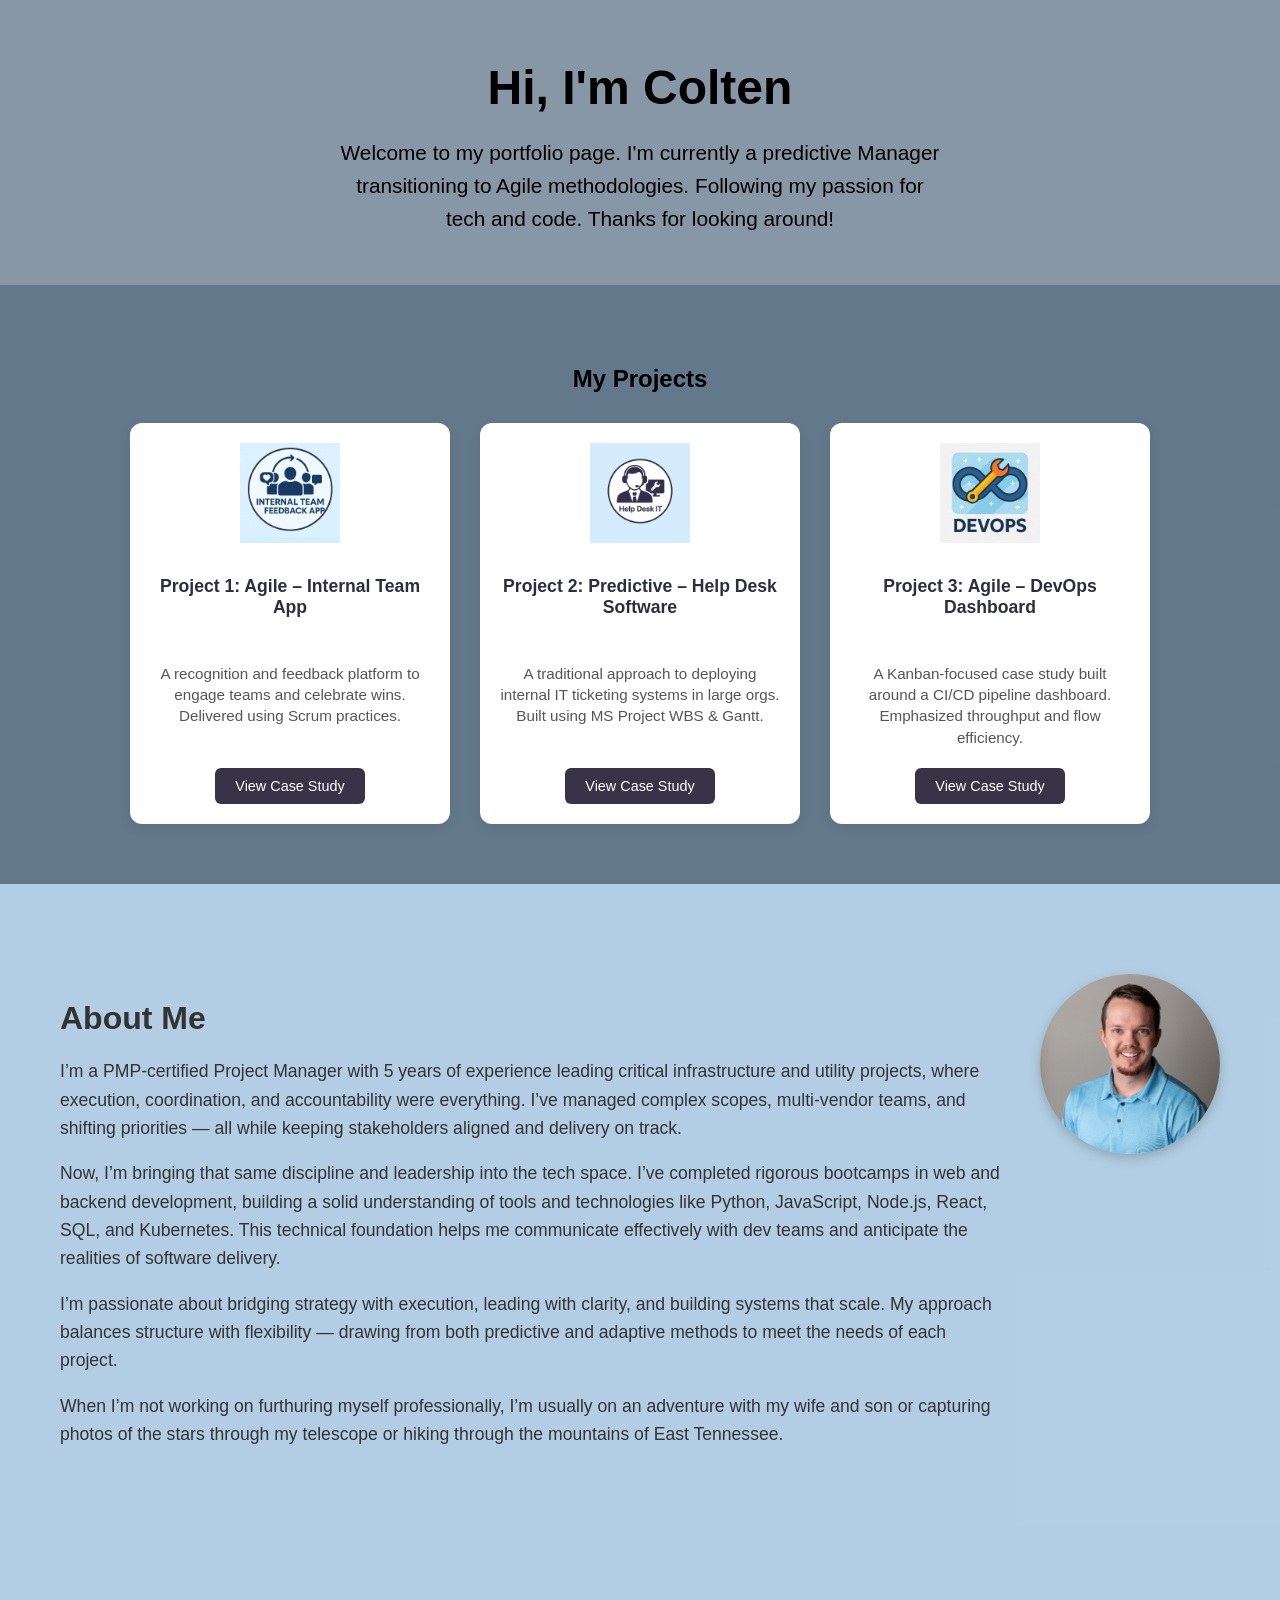
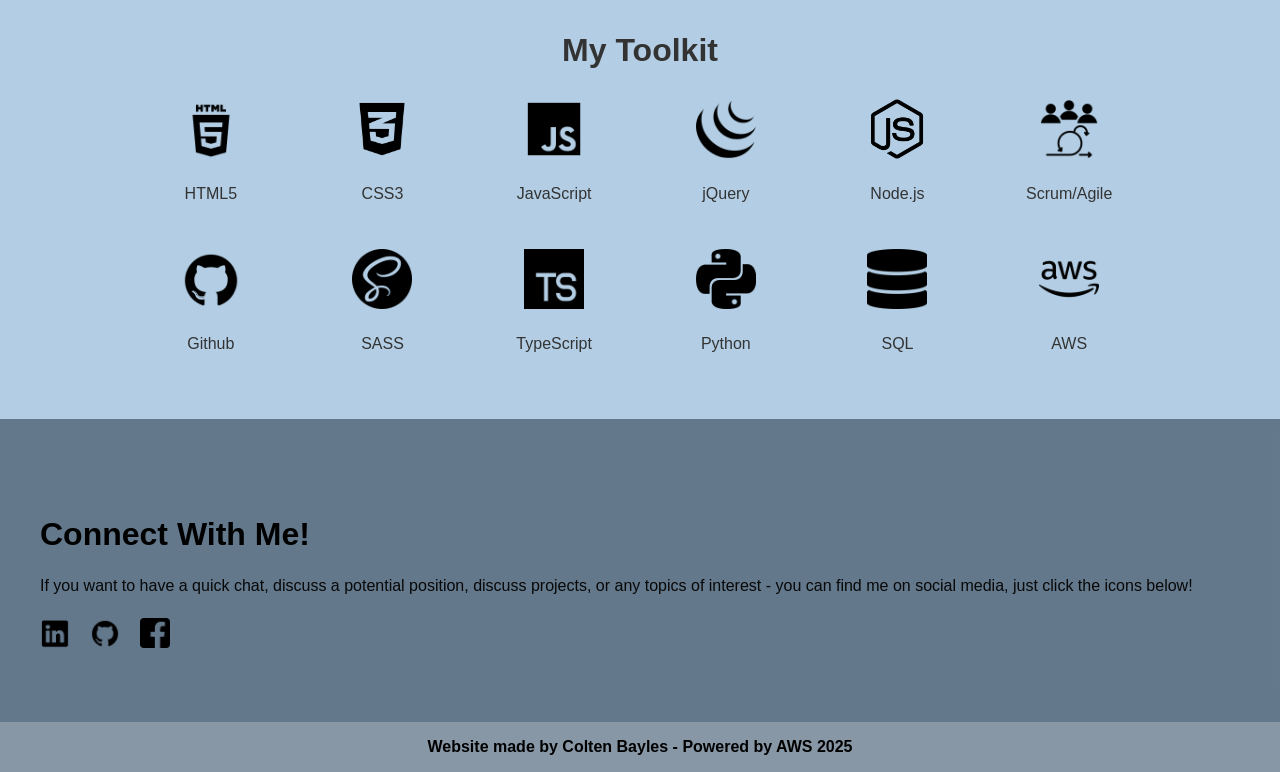
<file: index.html>
<!DOCTYPE html>
<html lang="en">
<head>
    <meta charset="UTF-8">
    <meta name="viewport" content="width=device-width, initial-scale=1.0">
    <link rel="stylesheet" href="style.css">
    <title>Portfolio</title>
</head>
<body>
    <header>
        <section class="hero">
            <div class="hero-content">
              <h1>Hi, I'm Colten</h1>
              <p>
                Welcome to my portfolio page. I'm currently a predictive Manager transitioning to Agile methodologies. Following my passion for tech and code. Thanks for looking around! 
              </p>
            </div>
          </section>
    </header>
    <main>
        <section id="projects" class="projects-section">
            <h2>My Projects</h2>
            <div class="project-grid">            
              
              <div class="project-card">
                <img src="static/project1.png" alt="Internal Team Feedback App" />
                <h3 class="project-title">Project 1: Agile – Internal Team App</h3>
                <p class="project-description">A recognition and feedback platform to engage teams and celebrate wins. Delivered using Scrum practices.</p>
                <a href="/projects/project1.html" class="btn project-button">View Case Study</a>
              </div>
          
              <div class="project-card">
                <img src="static/project2.png" alt="Help Desk Software" />
                <h3 class="project-title">Project 2: Predictive – Help Desk Software</h3>
                <p class="project-description">A traditional approach to deploying internal IT ticketing systems in large orgs. Built using MS Project WBS & Gantt.</p>
                <a href="/projects/project2.html" class="btn project-button">View Case Study</a>
              </div>
          
              <div class="project-card">
                <img src="static/project3.png" alt="DevOps Dashboard" />
                <h3 class="project-title">Project 3: Agile – DevOps Dashboard</h3>
                <p class="project-description">A Kanban-focused case study built around a CI/CD pipeline dashboard. Emphasized throughput and flow efficiency.</p>
                <a href="/projects/project3.html" class="btn project-button">View Case Study</a>
              </div>
          
              <!-- <div class="project-card">
                <img src="static/project4.png" alt="Coming Soon" />
                <h3 class="project-title">Project 4: Agile – Customer Portal Redesign</h3>
                <p class="project-description">A Product Owner–focused case study around revamping a B2B customer portal. Includes backlog grooming, user story writing, acceptance criteria, and prioritization using MoSCoW and RICE techniques.</p>
                <span class="btn disabled project-button">Coming Soon</span>
              </div> -->

            </div>
          </section>                 
        <section id="about-me">
            <div class="about-container">
                <div class="about-text">
                    <h2>About Me</h2>
                    <p>
                      I’m a PMP-certified Project Manager with 5 years of experience leading critical infrastructure and utility projects, where execution, coordination, and accountability were everything. I’ve managed complex scopes, multi-vendor teams, and shifting priorities — all while keeping stakeholders aligned and delivery on track.
                    </p>
                    <p>
                      Now, I’m bringing that same discipline and leadership into the tech space. I’ve completed rigorous bootcamps in web and backend development, building a solid understanding of tools and technologies like Python, JavaScript, Node.js, React, SQL, and Kubernetes. This technical foundation helps me communicate effectively with dev teams and anticipate the realities of software delivery.
                    </p>
                    <p>
                      I’m passionate about bridging strategy with execution, leading with clarity, and building systems that scale. My approach balances structure with flexibility — drawing from both predictive and adaptive methods to meet the needs of each project.
                    </p>
                    <p>
                      When I’m not working on furthuring myself professionally, I’m usually on an adventure with my wife and son or capturing photos of the stars through my telescope or hiking through the mountains of East Tennessee.
                    </p>
                </div>
                <div class="about-photo">
                    <img src="static/me.jpeg" alt="Photo of Me">
                </div>
            </div>
        </section>
        <section id="my-toolkit">
            <h2>My Toolkit</h2>
            <div class="skills-grid">
                <div class="skill">
                    <img src="static/html5.png" alt="HTML5">
                    <p>HTML5</p>
                </div>
                <div class="skill">
                    <img src="static/css3.png" alt="CSS3">
                    <p>CSS3</p>
                </div>
                <div class="skill">
                    <img src="static/javascript.png" alt="JavaScript">
                    <p>JavaScript</p>
                </div>
                <div class="skill">
                    <img src="static/jquery.png" alt="jQuery">
                    <p>jQuery</p>
                </div>
                <div class="skill">
                    <img src="static/nodejs.png" alt="Node.js">
                    <p>Node.js</p>
                </div>
                <div class="skill">
                    <img src="static/scrum.png" alt="Scrum/Agile">
                    <p>Scrum/Agile</p>
                </div>
                <div class="skill">
                    <img src="static/github.png" alt="Github">
                    <p>Github</p>
                </div>
                <div class="skill">
                    <img src="static/sass.png" alt="SASS">
                    <p>SASS</p>
                </div>
                <div class="skill">
                    <img src="static/typescript.png" alt="TypeScript">
                    <p>TypeScript</p>
                </div>
                <div class="skill">
                    <img src="static/python.png" alt="Python">
                    <p>Python</p>
                </div>
                <div class="skill">
                    <img src="static/sql.webp" alt="SQL">
                    <p>SQL</p>
                </div>
                <div class="skill">
                    <img src="static/aws.png" alt="AWS">
                    <p>AWS</p>
                </div>
            </div>
        </section>
        <section id="contact-me">
            <div class="contact-container">
                <!-- Contact Info and Social Icons on the Left -->
                <div class="contact-info">
                    <h2>Connect With Me!</h2>
                    <p>If you want to have a quick chat, discuss a potential position, discuss projects, or any topics of interest - 
                    you can find me on social media, just click the icons below!</p>
                    <div class="social-icons">
                        <a href="https://www.linkedin.com/in/colten-bayles001/" target="_blank">
                            <img src="static/linkedin.png" alt="LinkedIn">
                        </a>
                        <a href="https://github.com/davittio-l" target="_blank">
                            <img src="static/github.png" alt="GitHub">
                        </a>
                        <a href="https://www.facebook.com/colten.bayles/" target="_blank">
                            <img src="static/facebook.png" alt="Facebook">
                        </a>
                    </div>
                </div>

<!-- <div class="contact-form">
    <form id="contact-form">
      <input type="text" name="name" placeholder="name" required>
      <input type="email" name="email" placeholder="email" required>
      <textarea name="message" placeholder="message" required></textarea>
      <button type="submit">Send Message</button>
    </form>
  </div>         -->
    </main>
    <footer class="site-footer"></footer>
        <p><b>Website made by Colten Bayles - Powered by AWS 2025</b></p>
    </footer>
<script src="script.js"></script>
</body>
</html>
</file>
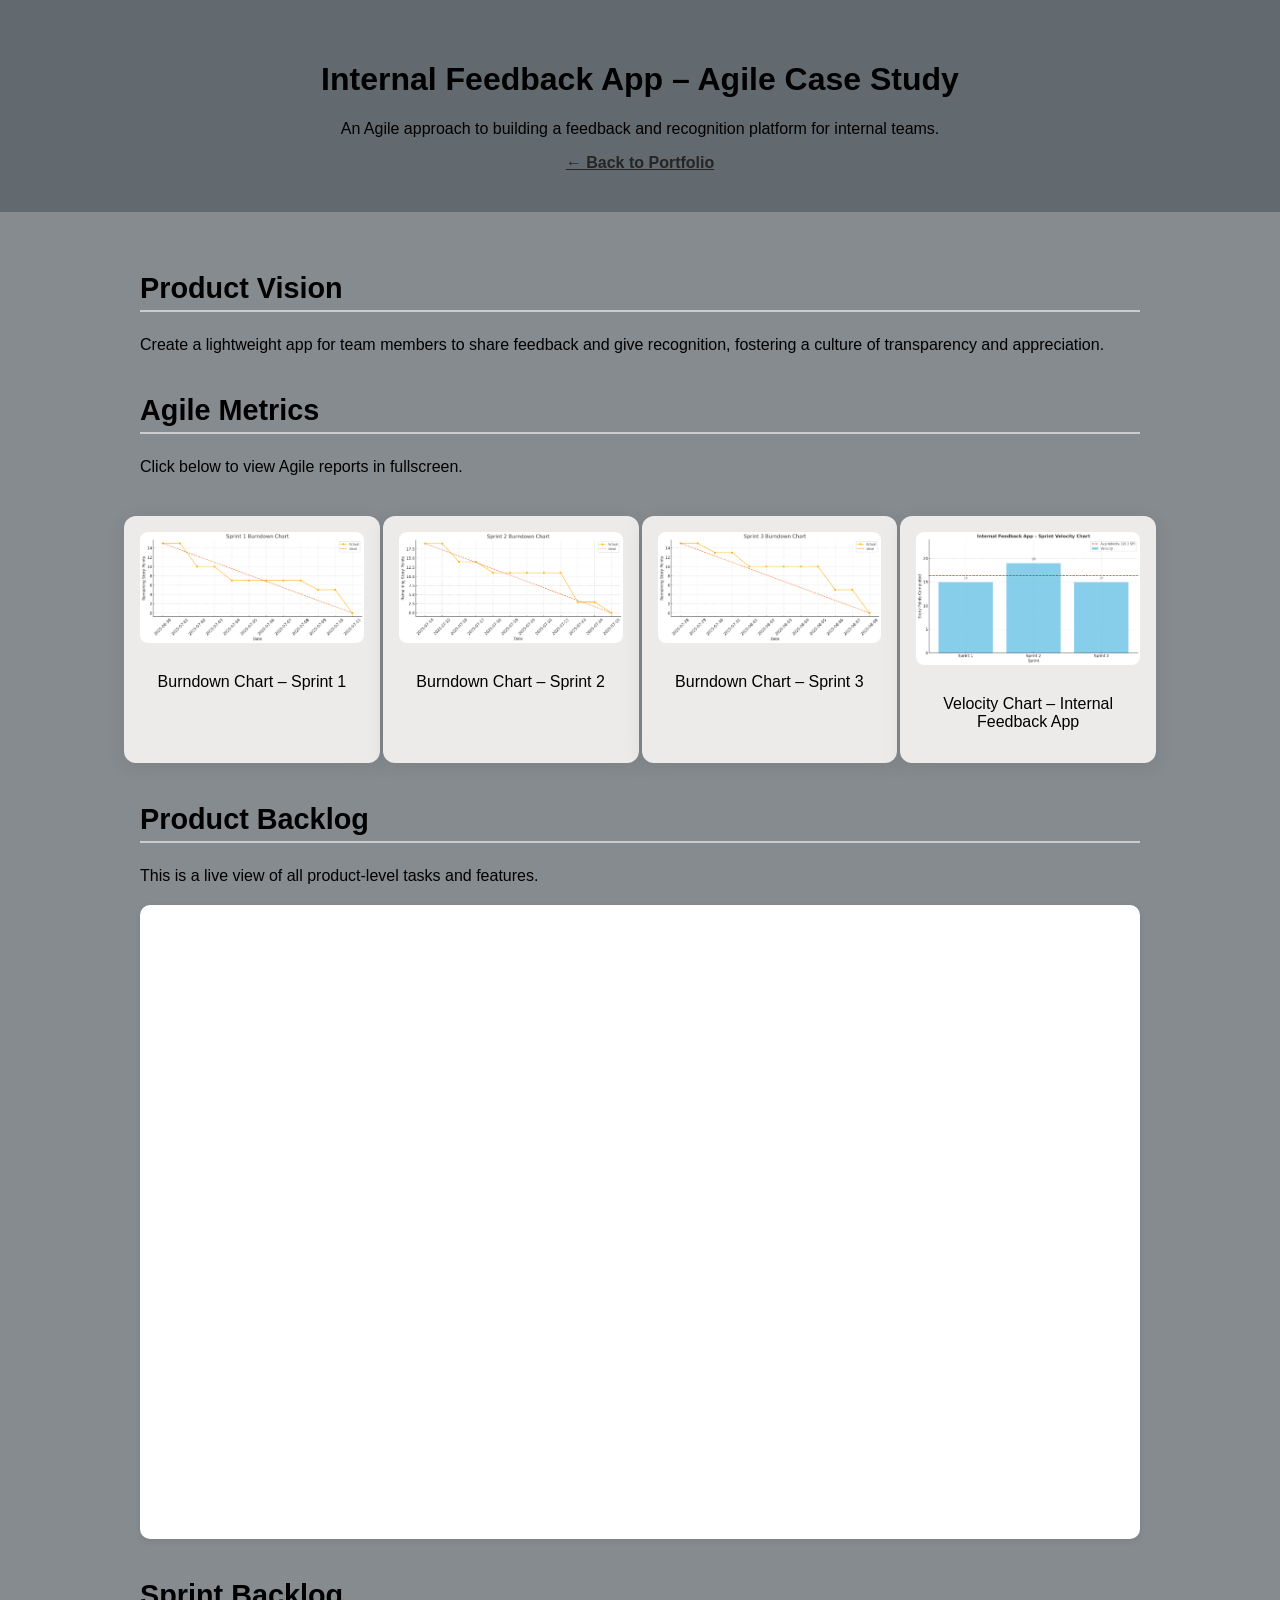
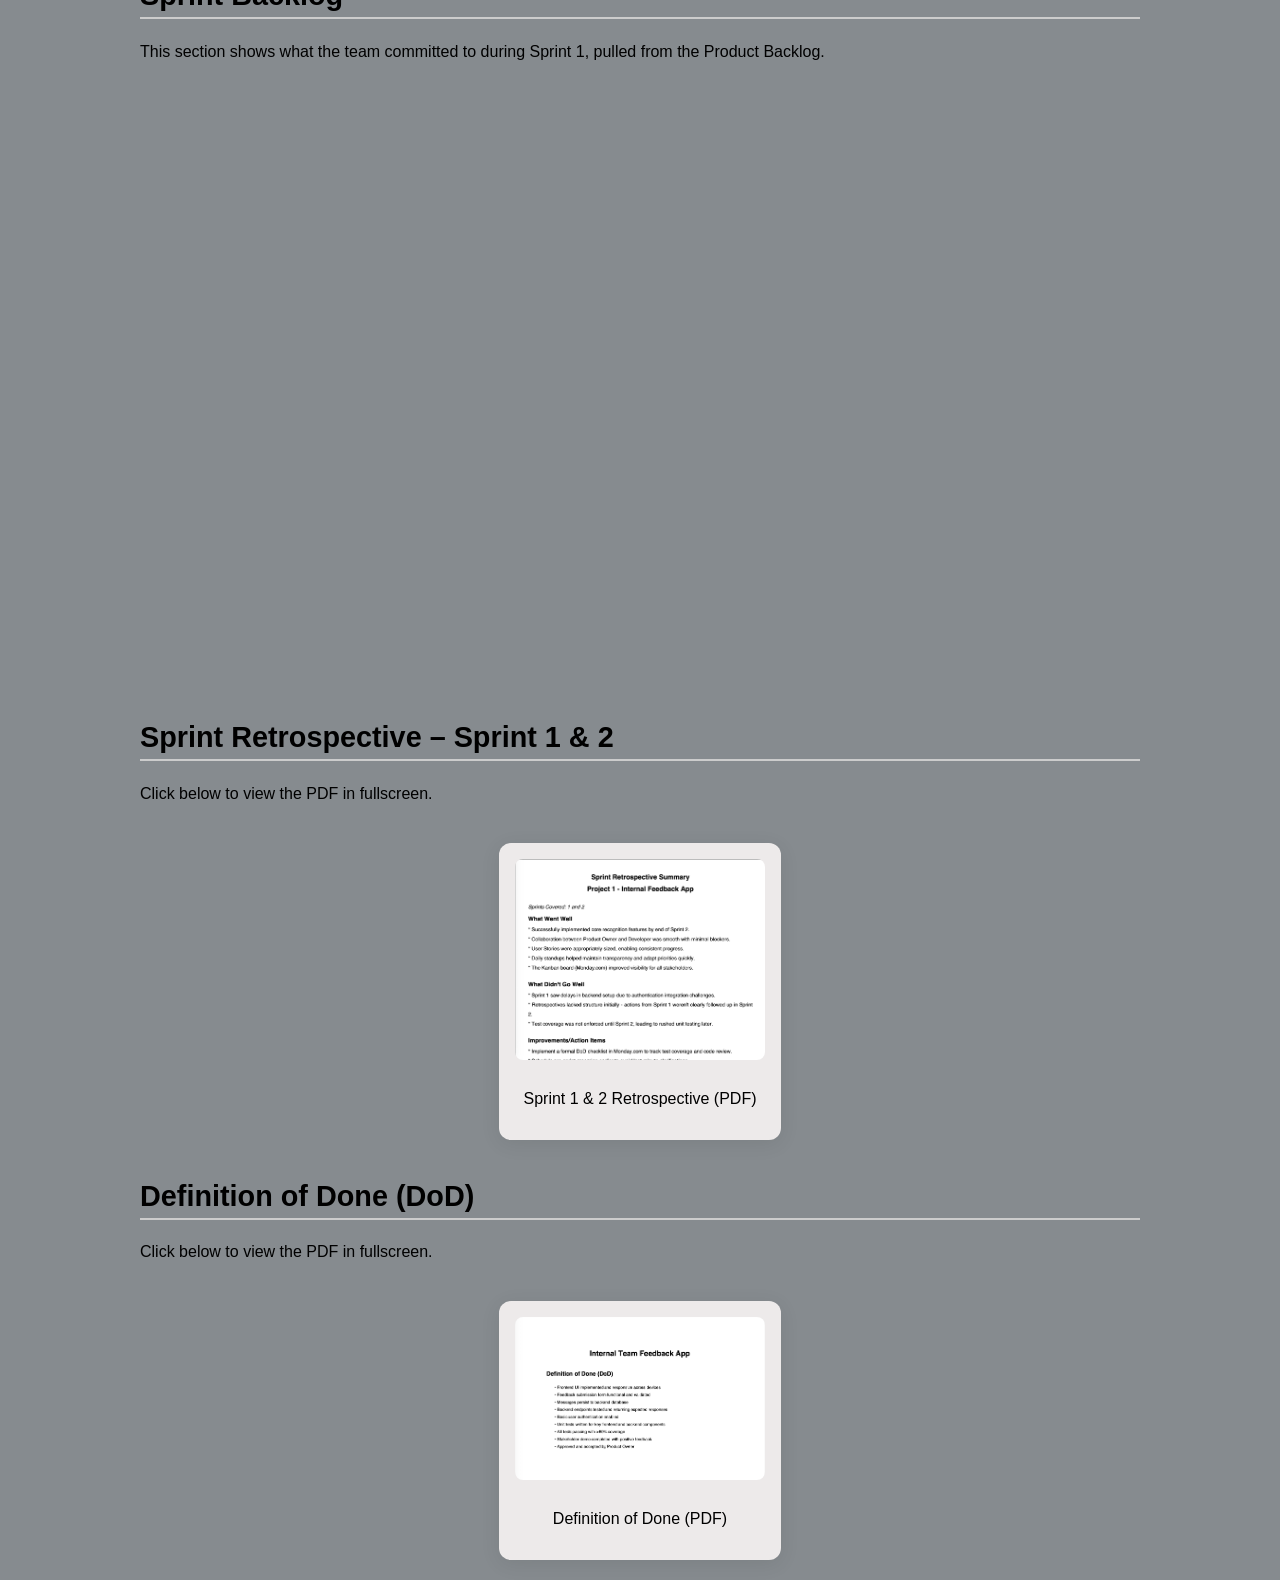
<file: projects/project1.html>
<!DOCTYPE html>
<html lang="en">
<head>
  <meta charset="UTF-8" />
  <meta name="viewport" content="width=device-width, initial-scale=1.0"/>
  <title>Internal Feedback App – Agile Case Study</title>
  <link rel="stylesheet" href="../project1.css" />
</head>
<body>
  <header style="text-align:center; padding: 40px 20px;">
    <h1>Internal Feedback App – Agile Case Study</h1>
    <p>An Agile approach to building a feedback and recognition platform for internal teams.</p>
    <a href="../index.html" style="color:#242525; font-weight: bold;">← Back to Portfolio</a>
  </header>

  <main style="max-width: 1000px; margin: 0 auto; padding: 20px;">
    <section>
      <h2>Product Vision</h2>
      <p>
        Create a lightweight app for team members to share feedback and give recognition, fostering a culture of transparency and appreciation.
      </p>
    </section>

    <section id="agile-metrics">
      <h2>Agile Metrics</h2>
      <p>Click below to view Agile reports in fullscreen.</p>
    
      <div class="pdf-grid">
        <div class="pdf-card" onclick="openPdf('../static/BurndownS1_P1.pdf')">
          <img src="../static/BurndownS1_P1.png" alt="Sprint 1 Burndown" class="pdf-thumbnail">
          <p>Burndown Chart – Sprint 1</p>
        </div>
    
        <div class="pdf-card" onclick="openPdf('../static/BurndownS2_P1.pdf')">
          <img src="../static/BurndownS2_P1.png" alt="Sprint 2 Burndown" class="pdf-thumbnail">
          <p>Burndown Chart – Sprint 2</p>
        </div>
    
        <div class="pdf-card" onclick="openPdf('../static/BurndownS3_P1.pdf')">
          <img src="../static/BurndownS3_P1.png" alt="Sprint 3 Burndown" class="pdf-thumbnail">
          <p>Burndown Chart – Sprint 3</p>
        </div>
    
        <div class="pdf-card" onclick="openPdf('../static/Velocity_P1.pdf')">
          <img src="../static/Velocity_P1.png" alt="Velocity Chart" class="pdf-thumbnail">
          <p>Velocity Chart – Internal Feedback App</p>
        </div>
      </div>
    </section>


    <div class="monday-section">
      <h2>Product Backlog</h2>
      <p>This is a live view of all product-level tasks and features.</p>
      <div class="embed-wrapper">
        <iframe 
        width="100%" 
        height="600" 
        style="border: none;" 
        src="https://view.monday.com/embed/9733482366-9979191ebc06d4a435730194e35f6790?r=use1" width=770 height=500 style="border: 0; box-shadow: 5px 5px 56px 0px rgba(0,0,0,0.25);" width=770 height=500 style="border: 0; box-shadow: 5px 5px 56px 0px rgba(0,0,0,0.25);" 
        allowfullscreen>
      </iframe>
      </div>
    </div>
    

    <!-- <section id="product-backlog">
      <h2>Interactive Product Backlog</h2>
      <p>This is the live Product Backlog view powered by Monday.com. You can explore tasks, user stories, and priorities in real time.</p>
    
      <iframe 
        width="100%" 
        height="600" 
        style="border: none;" 
        src="https://view.monday.com/embed/9733482366-9979191ebc06d4a435730194e35f6790?r=use1" width=770 height=500 style="border: 0; box-shadow: 5px 5px 56px 0px rgba(0,0,0,0.25);" width=770 height=500 style="border: 0; box-shadow: 5px 5px 56px 0px rgba(0,0,0,0.25);" 
        allowfullscreen>
      </iframe>
    </section> -->

    <section id="sprint-backlog">
      <h2>Sprint Backlog</h2>
      <p>This section shows what the team committed to during Sprint 1, pulled from the Product Backlog.</p>
    
      <iframe 
        width="100%" 
        height="600" 
        style="border: none;" 
        src="https://view.monday.com/embed/9733482670-77f82b6370227557e89b3c53bb9ebe35?r=use1" width=770 height=500 style="border: 0; box-shadow: 5px 5px 56px 0px rgba(0,0,0,0.25);" 
        allowfullscreen>
      </iframe>
    </section>
        
    <section>
      <h2>Sprint Retrospective – Sprint 1 & 2</h2>
      <p>Click below to view the PDF in fullscreen.</p>
    
      <div class="pdf-grid">
        <div class="pdf-card" onclick="openPdf('../static/Project1_Retrospective_S1_S2.pdf')">
          <img src="../static/Project1_Retrospective_S1_S2.png" alt="Retrospective PDF" class="pdf-thumbnail">
          <p>Sprint 1 & 2 Retrospective (PDF)</p>
        </div>
      </div>
    </section>

    <section>
      <h2>Definition of Done (DoD)</h2>
      <p>Click below to view the PDF in fullscreen.</p>
    
      <div class="pdf-grid">
        <div class="pdf-card" onclick="openPdf('../static/Definition_of_Done_Project1_v2.pdf')">
          <img src="../static/Definition_of_Done_Thumbnail.png" alt="Definition of Done PDF" class="pdf-thumbnail">
          <p>Definition of Done (PDF)</p>
        </div>
      </div>
    </section>
    
    

    <!-- PDF/Image Modal -->
    <div id="pdf-modal" class="modal">
      <div class="modal-content">
        <span class="close-btn" onclick="closePdf()">×</span>
        <iframe id="pdf-frame" src="" frameborder="0" style="width:100%; height:100%"></iframe>
      </div>
    </div>


  <!-- Link your JS -->
  <script src="../project1.js"></script>
  </main>
</body>
</html>
</file>
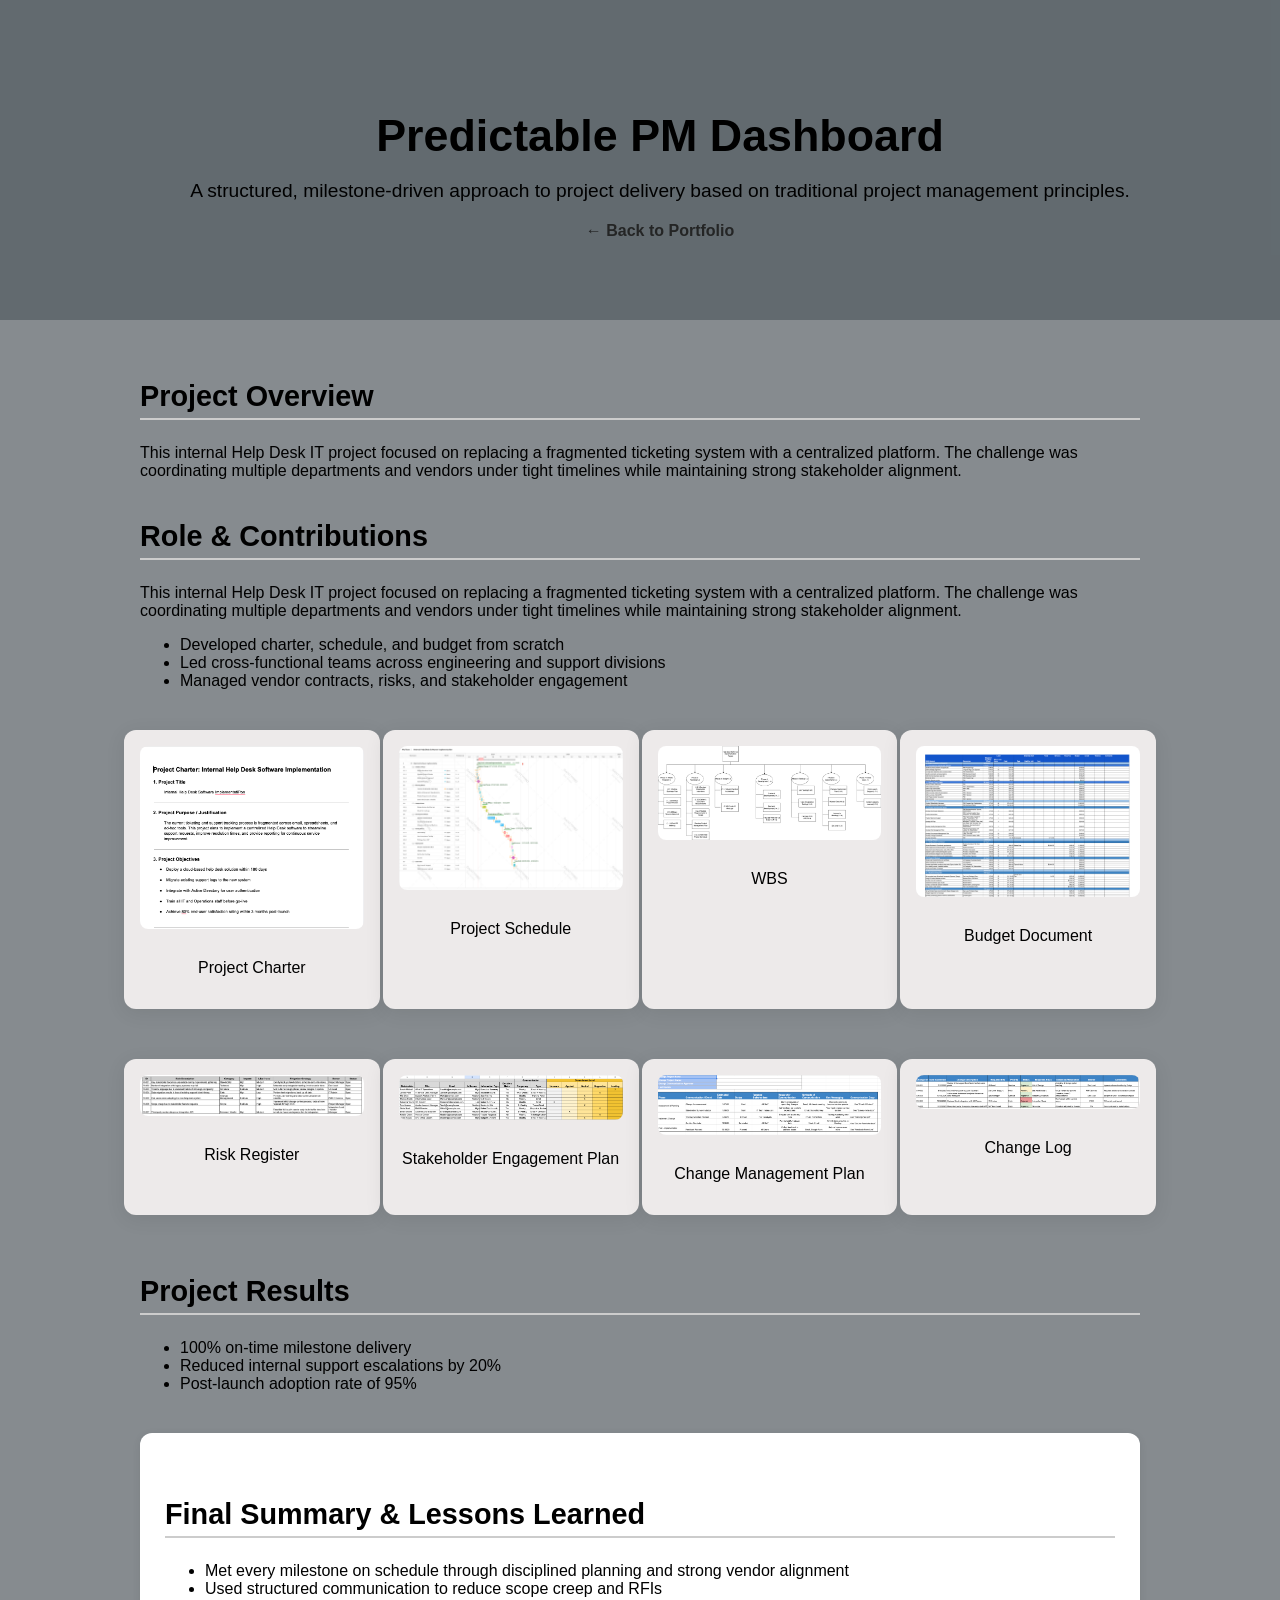
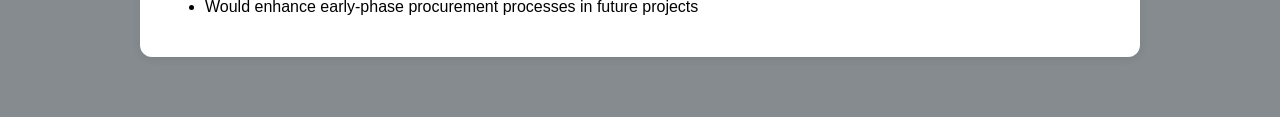
<file: projects/project2.html>
<!DOCTYPE html>
<html lang="en">
<head>
  <meta charset="UTF-8" />
  <meta name="viewport" content="width=device-width, initial-scale=1.0" />
  <title>Predictable PM Dashboard</title>
  <link rel="stylesheet" href="../project2.css" />
</head>
<body>
  <div class="hero">
    <h1>Predictable PM Dashboard</h1>
    <p>A structured, milestone-driven approach to project delivery based on traditional project management principles.</p>
    <a href="../index.html">← Back to Portfolio</a>
  </div>
  
  
  
  <main style="max-width: 1000px; margin: 0 auto; padding: 20px;">
    <!-- Case Study Summary -->
    <section style="margin-bottom: 40px;">
      <h2>Project Overview</h2>
      <p>This internal Help Desk IT project focused on replacing a fragmented ticketing system with a centralized platform. The challenge was coordinating multiple departments and vendors under tight timelines while maintaining strong stakeholder alignment.</p>
      
      <section class="role-section">
        <h2>Role & Contributions</h2>
        <p>This internal Help Desk IT project focused on replacing a fragmented ticketing system with a centralized platform. The challenge was coordinating multiple departments and vendors under tight timelines while maintaining strong stakeholder alignment.</p>
        <ul>
          <li>Developed charter, schedule, and budget from scratch</li>
          <li>Led cross-functional teams across engineering and support divisions</li>
          <li>Managed vendor contracts, risks, and stakeholder engagement</li>
        </ul>
      </section>

    <!-- PDF Grid -->
    <section class="pdf-grid">
      <div class="pdf-card">
          <img src="/static/Project-Charter2.png" alt="Project Charter Preview" class="pdf-thumbnail" onclick="openPdf('/static/Project-Charter2.pdf')" />
          <p>Project Charter</p>
      </div>

      <div class="pdf-card">
        <img src="/static/mock-gantt.png" alt="Gantt Preview" class="pdf-thumbnail" onclick="openPdf('/static/gantt2.pdf')" />
        <p>Project Schedule</p>
      </div>

      <div class="pdf-card">
        <img src="/static/mock-wbs.png" alt="WBS Preview" class="pdf-thumbnail" onclick="openPdf('/static/wbs2.pdf')" />
        <p>WBS</p>
      </div>

      <div class="pdf-card">
        <img src="/static/preview-budget.png" alt="Budget Preview" class="pdf-thumbnail" onclick="openPdf('/static/budget2.pdf')" />
        <p>Budget Document</p>
      </div>

      <div class="pdf-card">
        <img src="/static/mock-risk.png" alt="Risk Register Preview" class="pdf-thumbnail" onclick="openPdf('/static/risk2.pdf')" />
        <p>Risk Register</p>
      </div>

      <div class="pdf-card">
        <img src="/static/mock-stakeholder2.png" alt="Stakeholder Plan Preview" class="pdf-thumbnail" onclick="openPdf('/static/Stakeholder-Engagement-Plan2.pdf')" />
        <p>Stakeholder Engagement Plan</p>
      </div>

      <div class="pdf-card">
        <img src="/static/Change-Management-Plan2.png" alt="Change Management Plan Preview" class="pdf-thumbnail" onclick="openPdf('/static/Change-Management-Plan2.pdf')" />
        <p>Change Management Plan</p>
      </div>

      <div class="pdf-card">
        <img src="/static/Change-Log2.png" alt="Change Log Preview" class="pdf-thumbnail" onclick="openPdf('/static/Change Log - Sheet1.pdf')" />
        <p>Change Log</p>
      </div>
    </section>

    <!-- Project Results -->
    <section style="margin-top: 60px;">
      <h2>Project Results</h2>
      <ul>
        <li>100% on-time milestone delivery</li>
        <li>Reduced internal support escalations by 20%</li>
        <li>Post-launch adoption rate of 95%</li>
      </ul>
    </section>

    <!-- Lessons Learned -->
    <section class="final-summary">
      <h2>Final Summary & Lessons Learned</h2>
      <ul>
        <li>Met every milestone on schedule through disciplined planning and strong vendor alignment</li>
        <li>Used structured communication to reduce scope creep and RFIs</li>
        <li>Would enhance early-phase procurement processes in future projects</li>
      </ul>
    </section>
  </main>

  <!-- PDF Modal -->
  <div id="pdf-modal" class="modal">
    <div class="modal-content">
      <span class="close-btn" onclick="closePdf()">×</span>
      <iframe id="pdf-frame" src="" frameborder="0"></iframe>
    </div>
  </div>

  <!-- Link your JS -->
  <script src="../project2.js"></script>
</body>
</html>
</file>
<file: style.css>
/* -------------------- Desktop / Default Styles -------------------- */

body {
  background-color: rgba(85, 108, 128, 0.7);
  font-family: "Franklin Gothic Medium", "Arial Narrow", Arial, sans-serif;
  margin: 0;
  padding: 0;
  display: flex;
  flex-direction: column;
  align-items: center;
}

.hero {
  display: flex;
  justify-content: center;
  align-items: center;
  min-height: 20vh;
  text-align: center;
  padding: 20px 20px;
}

.hero-content {
  max-width: 600px;
}

.hero h1 {
  font-size: 3rem;
  margin-bottom: 20px;
  color: #000000;
}

.hero p {
  font-size: 1.3rem;
  color: #000000;
  margin-bottom: 30px;
  line-height: 1.6;
}

.cta-button {
  display: inline-block;
  padding: 12px 24px;
  background-color: #3949ab;
  color: white;
  border-radius: 8px;
  font-weight: bold;
  text-decoration: none;
  transition: background-color 0.3s ease;
}

.cta-button:hover {
  background-color: #2e3d89;
}

.projects-section {
  padding: 60px 20px;
  text-align: center;
  background-color: rgba(85, 108, 128, 0.7);
}

.project-grid {
  display: flex;
  flex-wrap: wrap;
  justify-content: center;
  gap: 30px;
  margin-top: 30px;
}

.project-card {
  background: white;
  border-radius: 12px;
  padding: 20px;
  width: 280px;
  box-shadow: 0 4px 12px rgba(0, 0, 0, 0.08);
  transition: transform 0.3s ease;
  display: flex;
  flex-direction: column;
  align-items: center;
}

.project-card:hover {
  transform: translateY(-5px);
}

.project-card img {
  width: 100px;
  height: 100px;
  object-fit: contain;
  margin-bottom: 15px;
}

.project-title {
  min-height: 3.5em;
  margin-bottom: 10px;
}

.project-description {
  min-height: 5em;
  margin-bottom: 20px;
}

.project-button {
  margin-top: auto;
}

.project-card h3 {
  font-size: 1.1rem;
  margin-bottom: 10px;
  color: #2b2d42;
}

.project-card p {
  font-size: 0.95rem;
  color: #555;
  margin-bottom: 20px;
  line-height: 1.4;
}

.btn {
  padding: 10px 20px;
  background-color: #393347;
  color: white;
  text-decoration: none;
  border-radius: 6px;
  font-size: 0.9rem;
  transition: background-color 0.3s ease;
}

.btn:hover {
  background-color: #282338;
}

.btn.disabled {
  background-color: #ccc;
  cursor: not-allowed;
}

#about-me {
  padding: 50px 20px;
  background-color: rgba(199, 229, 255, 0.7);
}

.about-container {
  display: flex;
  align-items: flex-start;
  justify-content: flex-start;
  gap: 40px;
  padding: 40px;
  max-width: 1200px;
  margin: 0 auto;
}

.about-text {
  flex: 2;
}

.about-photo {
  flex-shrink: 0;
}

.about-photo img {
  width: 180px;
  height: 180px;
  border-radius: 50%;
  object-fit: cover;
  box-shadow: 0 4px 12px rgba(0, 0, 0, 0.2);
}

.about-text h2 {
  font-size: 2rem;
  margin-bottom: 20px;
  color: #333;
}

.about-text p {
  font-size: 1.1rem;
  line-height: 1.6;
  color: #333;
}

#my-toolkit {
  padding: 50px 20px;
  text-align: center;
  background-color: rgba(199, 229, 255, 0.7);
}

#my-toolkit h2 {
  font-size: 2rem;
  color: #333;
  margin-bottom: 30px;
}

.skills-grid {
  display: grid;
  grid-template-columns: repeat(auto-fit, minmax(120px, 1fr));
  gap: 30px;
  max-width: 1000px;
  margin: 0 auto;
}

.skill {
  display: flex;
  flex-direction: column;
  align-items: center;
  justify-content: center;
}

.skill img {
  width: 60px;
  height: 60px;
  margin-bottom: 10px;
}

.skill p {
  font-size: 1rem;
  color: #333;
}

#contact-me {
  padding: 50px 20px;
  background-color: rgba(85, 108, 128, 0.7);
  color: #080808;
  display: flex;
  justify-content: center;
  align-items: center;
  height: auto;
}

.contact-container {
  display: flex;
  justify-content: space-between;
  align-items: flex-start;
  max-width: 1200px;
  width: 100%;
  margin: 0 auto;
  padding: 20px;
  gap: 40px;
}

.contact-info {
  flex: 1;
  padding-right: 40px;
}

.contact-info h2 {
  font-size: 2rem;
  color: #000000;
  margin-bottom: 20px;
}

.contact-info p {
  font-size: 1rem;
  line-height: 1.6;
  margin-bottom: 20px;
}

.social-icons {
  display: flex;
  gap: 20px;
}

.social-icons img {
  width: 30px;
  height: 30px;
  transition: transform 0.3s ease;
}

.social-icons img:hover {
  transform: scale(1.1);
}

.contact-form {
  flex: 1;
  min-width: 300px;
  max-width: 500px;
}

.contact-form form {
  display: flex;
  flex-direction: column;
  gap: 15px;
}

.contact-form input,
.contact-form textarea {
  width: 100%;
  padding: 10px;
  border: 1px solid #393347;
  border-radius: 5px;
  font-size: 1rem;
}

.contact-form button {
  padding: 10px 15px;
  background-color: #393347;
  color: rgb(255, 255, 255);
  border: none;
  border-radius: 5px;
  font-size: 1rem;
  cursor: pointer;
  transition: background-color 0.3s ease;
  text-align: center;
  width: 100%;
  max-width: 300px;
  margin: 0 auto;
}

.contact-form button:hover {
  background-color: #29275b;
}

.site-footer {
  background-color: rgba(56, 70, 82, 0.7);
  color: #030303;
  text-align: center;
  font-size: 0.9rem;
  letter-spacing: 0.5px;
  width: 100%;
}

.site-footer p {
  margin: 0;
}

/* -------------------- Tablet Styles (≤768px) -------------------- */
@media screen and (max-width: 768px) {
  body {
    padding: 10px;
    display: block;
  }

  .about-container {
    flex-direction: column;
    align-items: center;
    text-align: center;
  }

  .about-photo {
    justify-content: center;
    margin-top: 20px;
  }

  .about-photo img {
    width: 140px;
    height: 140px;
  }

  .about-text {
    width: 100%;
  }

  .skills-grid {
    grid-template-columns: repeat(2, 1fr);
    gap: 20px;
  }

  .contact-container {
    flex-direction: column;
    align-items: center;
  }

  .contact-form {
    margin-bottom: 20px;
  }

  .social-icons {
    justify-content: center;
    gap: 10px;
  }

  .contact-form input,
  .contact-form textarea {
    font-size: 1rem;
    padding: 10px;
  }

  .contact-form button {
    font-size: 1rem;
    padding: 10px;
    width: 100%;
    max-width: 100%;
  }
}

/* -------------------- Mobile Styles (≤480px) -------------------- */
@media screen and (max-width: 480px) {
  .skills-grid {
    grid-template-columns: repeat(2, 1fr);
  }

  .contact-container {
    padding: 0 10px;
  }

  .about-photo img {
    width: 80%;
  }
}
</file>
<file: project1.css>
body {
  background-color: rgba(83, 90, 96, 0.7);
  font-family: "Franklin Gothic Medium", "Arial Narrow", Arial, sans-serif;
  margin: 0;
  padding: 0;
}

/* ADDED */
header {
  background: rgba(83, 93, 99, 0.7);
  color: rgb(0, 0, 0);
  text-align: center;
  padding: 60px 20px;
}

h2 {
  font-size: 1.8rem;
  margin-top: 40px;
  border-bottom: 2px solid #ccc;
  padding-bottom: 5px;
}

.hero h1 {
  font-size: 2.8rem;
  margin-bottom: 10px;
}

.hero p {
  font-size: 1.2rem;
  margin-bottom: 20px;
}

/* OLD */
.pdf-grid {
  display: grid;
  grid-template-columns: repeat(auto-fit, minmax(220px, 1fr));
  column-gap: 35px;
  row-gap: 50px;
  justify-items: center;
  margin-top: 40px;
}

.pdf-card {
  background: rgb(237, 234, 234);
  border-radius: 12px;
  padding: 16px;
  box-shadow: 0 4px 20px rgba(0, 0, 0, 0.08);
  transition: transform 0.3s ease, box-shadow 0.3s ease;
  text-align: center;
  width: 100%;
  max-width: 250px;
}

.pdf-card:hover {
  transform: translateY(-5px);
  box-shadow: 0 6px 30px rgba(0, 0, 0, 0.15);
}

.pdf-thumbnail {
  width: 100%;
  border-radius: 8px;
  margin-bottom: 10px;
  cursor: pointer;
}

/* Modal overlay */
.modal {
  display: none;
  position: fixed;
  z-index: 1000;
  left: 0;
  top: 0;
  width: 100%;
  height: 100%;
  overflow: hidden;
  background-color: rgba(0, 0, 0, 0.85);
}

/* Modal content container */
.modal-content {
  position: relative;
  margin: 0 auto;
  top: 5%;
  width: 90%;
  height: 90%;
  background-color: white;
  border-radius: 8px;
  overflow: hidden;
  box-shadow: 0 0 20px rgba(0, 0, 0, 0.3);
}

/* Close button */
.close-btn {
  position: absolute;
  top: 10px;
  right: 5px;
  font-size: 24px;
  font-weight: bold;
  color: #ffffff;
  background: none;
  border: none;
  cursor: pointer;
  z-index: 9999;
}

.close-btn:hover {
  color: #ff4d4d;
  text-shadow: 0 0 5px rgba(255, 255, 255, 0.8);
}

/* PDF iframe */
#pdf-frame {
  width: 100%;
  height: 100%;
  border: none;
}

.chart-grid {
  display: flex;
  flex-wrap: wrap;
  gap: 20px;
  justify-content: center;
}

.chart-card {
  background: white;
  border-radius: 10px;
  box-shadow: 0 2px 8px rgba(0, 0, 0, 0.1);
  padding: 15px;
  max-width: 320px;
  transition: transform 0.2s ease;
}

.chart-card:hover {
  transform: translateY(-5px);
}

.embed-wrapper {
  background: white;
  border-radius: 10px;
  padding: 15px;
  box-shadow: 0 2px 6px rgba(0, 0, 0, 0.08);
  margin: 20px 0;
}
</file>
<file: project2.css>
body {
  background-color: rgba(83, 90, 96, 0.7);
  font-family: "Franklin Gothic Medium", "Arial Narrow", Arial, sans-serif;
  margin: 0;
  padding: 0;
}

/* ADDED */
.hero {
  width: 100%;
  background: rgba(83, 93, 99, 0.7);
  color: rgb(0, 0, 0);
  padding: 80px 20px;
  text-align: center;
}

.hero h1 {
  font-size: 2.8rem;
  margin-bottom: 10px;
}

.hero p {
  font-size: 1.2rem;
  margin-bottom: 20px;
}

.hero a {
  color: #242525;
  font-weight: bold;
  text-decoration: none;
}
.hero a:hover {
  text-decoration: underline;
}

h2 {
  font-size: 1.8rem;
  margin-top: 40px;
  border-bottom: 2px solid #ccc;
  padding-bottom: 5px;
}

.role-section {
  margin-bottom: 40px;
}

.final-summary {
  background: white;
  padding: 25px;
  border-radius: 12px;
  box-shadow: 0 2px 8px rgba(0, 0, 0, 0.08);
  margin-top: 40px;
}

/* OLD */
.pdf-grid {
  display: grid;
  grid-template-columns: repeat(auto-fit, minmax(220px, 1fr));
  column-gap: 35px;
  row-gap: 50px;
  justify-items: center;
  margin-top: 40px;
}

.pdf-card {
  background: rgb(237, 234, 234);
  border-radius: 12px;
  padding: 16px;
  box-shadow: 0 4px 20px rgba(0, 0, 0, 0.08);
  transition: transform 0.3s ease, box-shadow 0.3s ease;
  text-align: center;
  width: 100%;
  max-width: 250px;
}

.pdf-card:hover {
  transform: translateY(-5px);
  box-shadow: 0 6px 30px rgba(0, 0, 0, 0.15);
}

.pdf-thumbnail {
  width: 100%;
  border-radius: 8px;
  margin-bottom: 10px;
  cursor: pointer;
}

/* Modal overlay */
.modal {
  display: none;
  position: fixed;
  z-index: 1000;
  left: 0;
  top: 0;
  width: 100%;
  height: 100%;
  overflow: hidden;
  background-color: rgba(0, 0, 0, 0.85);
}

/* Modal content container */
.modal-content {
  position: relative;
  margin: 0 auto;
  top: 5%;
  width: 90%;
  height: 90%;
  background-color: white;
  border-radius: 8px;
  overflow: hidden;
  box-shadow: 0 0 20px rgba(0, 0, 0, 0.3);
}

/* Close button */
.close-btn {
  position: absolute;
  top: 10px;
  right: 5px;
  font-size: 24px;
  font-weight: bold;
  color: #ffffff;
  background: none;
  border: none;
  cursor: pointer;
  z-index: 9999;
}

.close-btn:hover {
  color: #ff4d4d;
  text-shadow: 0 0 5px rgba(255, 255, 255, 0.8);
}

/* PDF iframe */
#pdf-frame {
  width: 100%;
  height: 100%;
  border: none;
}
</file>
